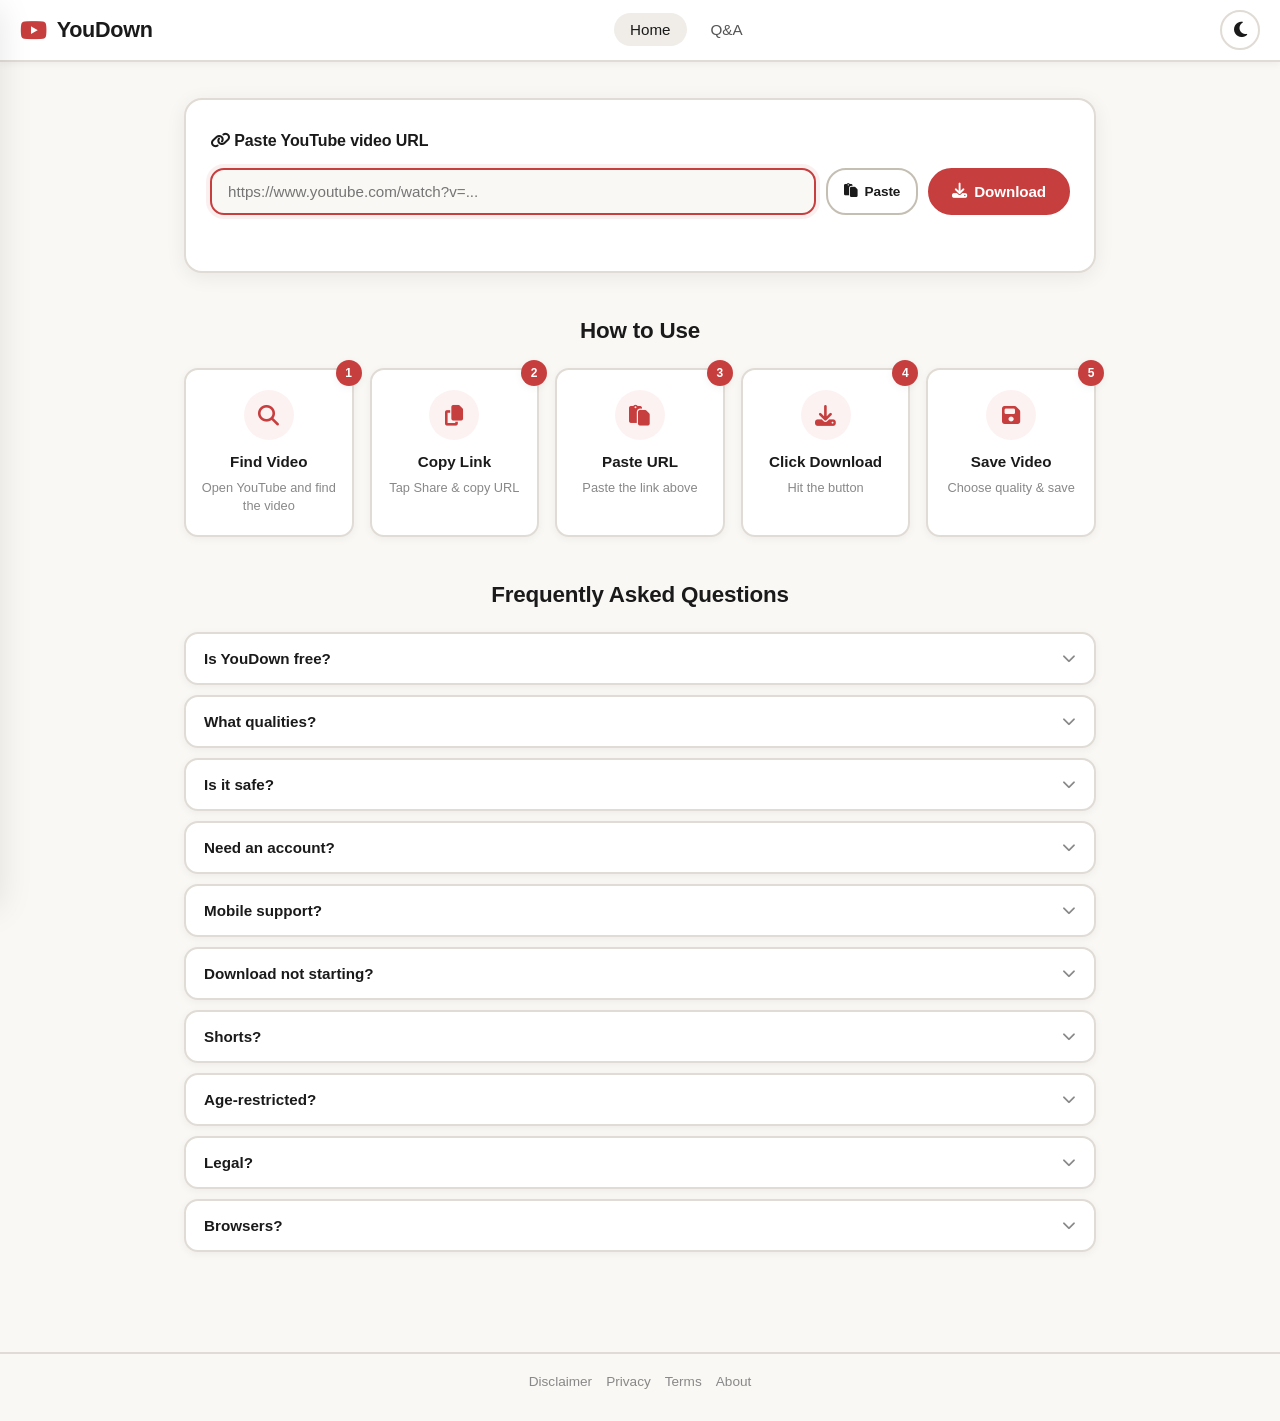
<file: deepseek_html_20260524_008641.html>
<!DOCTYPE html>
<html lang="en">
<head>
    <meta charset="UTF-8">
    <meta name="viewport" content="width=device-width, initial-scale=1.0">
    <title>YouDown - YouTube Video Downloader</title>
    <link rel="stylesheet" href="https://cdnjs.cloudflare.com/ajax/libs/font-awesome/6.4.0/css/all.min.css">
    <style>
        :root {
            --bg: #faf8f5;
            --bg-secondary: #f0ede8;
            --surface: #ffffff;
            --surface-hover: #f9f7f4;
            --text: #1a1a1a;
            --text-secondary: #555555;
            --text-muted: #888888;
            --border: #e0dcd5;
            --border-strong: #c5bfb3;
            --accent: #c73e3e;
            --accent-hover: #b53535;
            --accent-light: #fdf2f2;
            --shadow-sm: 0 2px 8px rgba(0, 0, 0, 0.05);
            --shadow: 0 4px 20px rgba(0, 0, 0, 0.07);
            --shadow-lg: 0 8px 32px rgba(0, 0, 0, 0.10);
            --radius-sm: 10px;
            --radius: 14px;
            --radius-lg: 18px;
            --font: -apple-system, BlinkMacSystemFont, 'Segoe UI', Roboto, Oxygen, Ubuntu, Cantarell, sans-serif;
            --transition: 0.2s cubic-bezier(0.4, 0, 0.2, 1);
            --navbar-height: 62px;
            --toast-bg: #1a1a1a;
            --toast-text: #ffffff;
            --overlay-bg: rgba(0, 0, 0, 0.5);
            --input-bg: #faf8f5;
        }

        body.dark {
            --bg: #1a1a1c;
            --bg-secondary: #222225;
            --surface: #28282b;
            --surface-hover: #2f2f33;
            --text: #e8e8e8;
            --text-secondary: #b0b0b0;
            --text-muted: #7a7a7a;
            --border: #3a3a3f;
            --border-strong: #505058;
            --accent: #e05555;
            --accent-hover: #c94848;
            --accent-light: #2a1f1f;
            --shadow-sm: 0 2px 8px rgba(0, 0, 0, 0.20);
            --shadow: 0 4px 20px rgba(0, 0, 0, 0.25);
            --shadow-lg: 0 8px 32px rgba(0, 0, 0, 0.30);
            --input-bg: #222225;
            --toast-bg: #e8e8e8;
            --toast-text: #1a1a1c;
            --overlay-bg: rgba(0, 0, 0, 0.7);
        }

        *,
        *::before,
        *::after {
            box-sizing: border-box;
            margin: 0;
            padding: 0;
        }

        html {
            scroll-behavior: smooth;
            font-size: 16px;
        }

        body {
            font-family: var(--font);
            background-color: var(--bg);
            color: var(--text);
            min-height: 100vh;
            transition: background-color var(--transition), color var(--transition);
            line-height: 1.6;
            -webkit-font-smoothing: antialiased;
            -moz-osx-font-smoothing: grayscale;
        }

        .navbar {
            position: sticky;
            top: 0;
            z-index: 1000;
            background: var(--surface);
            border-bottom: 2px solid var(--border);
            height: var(--navbar-height);
            display: flex;
            align-items: center;
            justify-content: space-between;
            padding: 0 20px;
            box-shadow: var(--shadow-sm);
            transition: background var(--transition), border var(--transition);
            gap: 16px;
        }

        .navbar-brand {
            display: flex;
            align-items: center;
            gap: 10px;
            font-weight: 700;
            font-size: 1.35rem;
            color: var(--text);
            text-decoration: none;
            letter-spacing: -0.3px;
            white-space: nowrap;
            flex-shrink: 0;
        }

        .navbar-brand i {
            color: var(--accent);
            font-size: 1.5rem;
        }

        .navbar-links {
            display: flex;
            align-items: center;
            gap: 8px;
            list-style: none;
        }

        .navbar-links a {
            text-decoration: none;
            color: var(--text-secondary);
            font-weight: 500;
            padding: 8px 16px;
            border-radius: 25px;
            transition: all var(--transition);
            font-size: 0.95rem;
            white-space: nowrap;
        }

        .navbar-links a:hover,
        .navbar-links a.active {
            color: var(--text);
            background: var(--bg-secondary);
        }

        .navbar-actions {
            display: flex;
            align-items: center;
            gap: 8px;
            flex-shrink: 0;
        }

        .btn-icon {
            width: 40px;
            height: 40px;
            border-radius: 50%;
            border: 2px solid var(--border);
            background: var(--surface);
            color: var(--text);
            cursor: pointer;
            display: flex;
            align-items: center;
            justify-content: center;
            font-size: 1.1rem;
            transition: all var(--transition);
            flex-shrink: 0;
        }

        .btn-icon:hover {
            background: var(--surface-hover);
            border-color: var(--border-strong);
        }
        .btn-icon:active {
            transform: scale(0.94);
        }

        .hamburger {
            display: none;
        }

        .drawer-overlay {
            display: none;
            position: fixed;
            inset: 0;
            background: var(--overlay-bg);
            z-index: 1100;
            opacity: 0;
            transition: opacity 0.25s ease;
        }
        .drawer-overlay.open {
            display: block;
            opacity: 1;
        }

        .drawer {
            position: fixed;
            top: 0;
            left: 0;
            width: 280px;
            height: 100vh;
            background: var(--surface);
            z-index: 1150;
            transform: translateX(-100%);
            transition: transform 0.3s cubic-bezier(0.4, 0, 0.2, 1);
            padding: 24px 20px;
            display: flex;
            flex-direction: column;
            gap: 16px;
            border-right: 2px solid var(--border);
            box-shadow: var(--shadow-lg);
        }
        .drawer.open {
            transform: translateX(0);
        }
        .drawer a {
            display: block;
            text-decoration: none;
            color: var(--text);
            font-weight: 500;
            padding: 12px 16px;
            border-radius: var(--radius-sm);
            transition: all var(--transition);
            font-size: 1rem;
        }
        .drawer a:hover {
            background: var(--bg-secondary);
        }
        .drawer-close {
            align-self: flex-end;
            background: none;
            border: none;
            color: var(--text);
            font-size: 1.5rem;
            cursor: pointer;
            padding: 6px;
        }

        .main-container {
            max-width: 680px;
            margin: 0 auto;
            padding: 28px 16px 40px;
            transition: max-width var(--transition);
        }

        @media (min-width: 1024px) {
            .main-container {
                max-width: 960px;
                padding: 36px 24px 48px;
            }
        }

        .input-card {
            background: var(--surface);
            border: 2px solid var(--border);
            border-radius: var(--radius-lg);
            padding: 28px 24px;
            box-shadow: var(--shadow);
            transition: all var(--transition);
            position: relative;
        }
        .input-card.hidden {
            display: none;
        }
        .input-card-label {
            font-weight: 600;
            font-size: 1rem;
            margin-bottom: 14px;
            color: var(--text);
            letter-spacing: -0.1px;
        }
        .input-row {
            display: flex;
            gap: 10px;
            flex-wrap: wrap;
        }
        .input-field {
            flex: 1;
            min-width: 200px;
            padding: 13px 16px;
            border: 2px solid var(--border);
            border-radius: var(--radius);
            background: var(--input-bg);
            color: var(--text);
            font-size: 0.95rem;
            font-family: var(--font);
            transition: all var(--transition);
            outline: none;
        }
        .input-field:focus {
            border-color: var(--accent);
            box-shadow: 0 0 0 4px rgba(199, 62, 62, 0.08);
        }
        .input-field.error {
            border-color: #e05555;
            animation: shake 0.5s ease;
        }
        @keyframes shake {
            0%,
            100% {
                transform: translateX(0);
            }
            20% {
                transform: translateX(-6px);
            }
            40% {
                transform: translateX(6px);
            }
            60% {
                transform: translateX(-4px);
            }
            80% {
                transform: translateX(4px);
            }
        }

        .btn {
            padding: 12px 22px;
            border-radius: 25px;
            font-weight: 600;
            font-size: 0.95rem;
            cursor: pointer;
            border: 2px solid transparent;
            transition: all var(--transition);
            font-family: var(--font);
            white-space: nowrap;
            display: inline-flex;
            align-items: center;
            gap: 7px;
            letter-spacing: -0.1px;
        }
        .btn:active {
            transform: scale(0.96);
        }
        .btn-primary {
            background: var(--accent);
            color: #fff;
            border-color: var(--accent);
        }
        .btn-primary:hover {
            background: var(--accent-hover);
            border-color: var(--accent-hover);
            box-shadow: 0 4px 16px rgba(199, 62, 62, 0.25);
        }
        .btn-outline {
            background: var(--surface);
            color: var(--text);
            border-color: var(--border-strong);
        }
        .btn-outline:hover {
            background: var(--surface-hover);
            border-color: var(--text-muted);
        }
        .btn-sm {
            padding: 8px 16px;
            font-size: 0.85rem;
            border-radius: 20px;
        }
        .btn:disabled {
            opacity: 0.6;
            cursor: not-allowed;
            pointer-events: none;
        }

        .error-message {
            color: #e05555;
            font-size: 0.85rem;
            margin-top: 8px;
            min-height: 20px;
            font-weight: 500;
        }

        .spinner {
            display: inline-block;
            width: 18px;
            height: 18px;
            border: 2.5px solid rgba(255, 255, 255, 0.3);
            border-top-color: #fff;
            border-radius: 50%;
            animation: spin 0.7s linear infinite;
        }
        @keyframes spin {
            to {
                transform: rotate(360deg);
            }
        }
        .btn-outline .spinner {
            border-color: rgba(0, 0, 0, 0.15);
            border-top-color: var(--text);
        }
        body.dark .btn-outline .spinner {
            border-color: rgba(255, 255, 255, 0.2);
            border-top-color: #fff;
        }

        .result-card {
            background: var(--surface);
            border: 2px solid var(--border);
            border-radius: var(--radius-lg);
            padding: 24px;
            box-shadow: var(--shadow);
            animation: fadeSlideIn 0.4s ease;
            position: relative;
            transition: all var(--transition);
        }
        .result-card.hidden {
            display: none;
        }
        @keyframes fadeSlideIn {
            from {
                opacity: 0;
                transform: translateY(20px);
            }
            to {
                opacity: 1;
                transform: translateY(0);
            }
        }
        .result-new-link-btn {
            position: absolute;
            top: 16px;
            right: 16px;
            width: 38px;
            height: 38px;
            border-radius: 50%;
            border: 2px solid var(--border);
            background: var(--surface);
            color: var(--text);
            cursor: pointer;
            display: flex;
            align-items: center;
            justify-content: center;
            font-size: 1.2rem;
            transition: all var(--transition);
            z-index: 5;
        }
        .result-new-link-btn:hover {
            background: var(--accent-light);
            border-color: var(--accent);
            color: var(--accent);
        }
        .result-layout {
            display: flex;
            gap: 20px;
            flex-wrap: wrap;
            align-items: flex-start;
        }
        .result-video-wrapper {
            flex-shrink: 0;
            width: 100%;
            max-width: 100%;
            border-radius: var(--radius);
            overflow: hidden;
            background: #000;
            box-shadow: var(--shadow-sm);
            border: 2px solid var(--border);
        }
        .result-video-wrapper video {
            width: 100%;
            display: block;
            border-radius: var(--radius);
            max-height: 400px;
            object-fit: contain;
        }
        @media (min-width: 768px) {
            .result-video-wrapper {
                width: 220px;
                max-width: 220px;
                flex-shrink: 0;
            }
            .result-video-wrapper video {
                max-height: 180px;
            }
        }
        .result-info {
            flex: 1;
            min-width: 200px;
            display: flex;
            flex-direction: column;
            gap: 12px;
        }
        .result-title {
            font-weight: 700;
            font-size: 1.1rem;
            color: var(--text);
            line-height: 1.3;
            word-break: break-word;
        }
        .result-channel {
            font-weight: 500;
            font-size: 0.9rem;
            color: var(--text-secondary);
            display: flex;
            align-items: center;
            gap: 6px;
        }
        .result-channel i {
            color: var(--accent);
            font-size: 0.85rem;
        }
        .result-dl-buttons {
            display: flex;
            flex-wrap: wrap;
            gap: 8px;
            margin-top: 4px;
        }
        .result-dl-buttons .btn {
            font-size: 0.85rem;
            padding: 9px 16px;
            border-radius: 22px;
        }

        .section-title {
            text-align: center;
            font-weight: 700;
            font-size: 1.4rem;
            margin: 40px 0 20px;
            color: var(--text);
            letter-spacing: -0.2px;
        }
        .steps-grid {
            display: grid;
            grid-template-columns: repeat(2, 1fr);
            gap: 14px;
            margin-bottom: 32px;
        }
        @media (min-width: 640px) {
            .steps-grid {
                grid-template-columns: repeat(3, 1fr);
            }
        }
        @media (min-width: 1024px) {
            .steps-grid {
                grid-template-columns: repeat(5, 1fr);
                gap: 16px;
            }
        }
        .step-card {
            background: var(--surface);
            border: 2px solid var(--border);
            border-radius: var(--radius);
            padding: 20px 14px;
            text-align: center;
            transition: all var(--transition);
            position: relative;
            box-shadow: var(--shadow-sm);
            opacity: 0;
            transform: translateY(30px);
        }
        .step-card.visible {
            opacity: 1;
            transform: translateY(0);
            transition: all 0.5s ease;
        }
        .step-card:hover {
            box-shadow: var(--shadow);
            border-color: var(--border-strong);
            transform: translateY(-2px);
        }
        .step-badge {
            position: absolute;
            top: -10px;
            right: -10px;
            width: 26px;
            height: 26px;
            border-radius: 50%;
            background: var(--accent);
            color: #fff;
            font-weight: 700;
            font-size: 0.75rem;
            display: flex;
            align-items: center;
            justify-content: center;
            box-shadow: var(--shadow-sm);
        }
        .step-icon-circle {
            width: 50px;
            height: 50px;
            border-radius: 50%;
            background: #fdf2f2;
            color: var(--accent);
            display: flex;
            align-items: center;
            justify-content: center;
            font-size: 1.3rem;
            margin: 0 auto 10px;
        }
        body.dark .step-icon-circle {
            background: #2a1f1f;
            color: #e05555;
        }
        .step-card h4 {
            font-weight: 600;
            font-size: 0.95rem;
            margin-bottom: 4px;
            color: var(--text);
        }
        .step-card p {
            font-size: 0.8rem;
            color: var(--text-muted);
            line-height: 1.4;
        }

        .faq-section {
            margin-bottom: 32px;
        }
        .faq-item {
            border: 2px solid var(--border);
            border-radius: var(--radius);
            margin-bottom: 10px;
            background: var(--surface);
            overflow: hidden;
            transition: all var(--transition);
            box-shadow: var(--shadow-sm);
        }
        .faq-question {
            width: 100%;
            background: none;
            border: none;
            padding: 16px 18px;
            font-size: 0.95rem;
            font-weight: 600;
            cursor: pointer;
            display: flex;
            justify-content: space-between;
            align-items: center;
            color: var(--text);
            font-family: var(--font);
            text-align: left;
            transition: all var(--transition);
            gap: 12px;
        }
        .faq-question:hover {
            background: var(--surface-hover);
        }
        .faq-question i {
            transition: transform 0.3s ease;
            font-size: 0.85rem;
            color: var(--text-muted);
            flex-shrink: 0;
        }
        .faq-item.open .faq-question i {
            transform: rotate(180deg);
            color: var(--accent);
        }
        .faq-answer {
            max-height: 0;
            overflow: hidden;
            transition: max-height 0.35s ease, padding 0.35s ease;
            padding: 0 18px;
        }
        .faq-item.open .faq-answer {
            max-height: 200px;
            padding: 0 18px 16px;
        }
        .faq-answer p {
            font-size: 0.88rem;
            color: var(--text-secondary);
            line-height: 1.5;
        }

        .app-footer {
            text-align: center;
            padding: 20px 16px 32px;
            border-top: 2px solid var(--border);
            margin-top: 20px;
            display: flex;
            flex-wrap: wrap;
            justify-content: center;
            gap: 14px;
        }
        .app-footer button {
            background: none;
            border: none;
            color: var(--text-muted);
            cursor: pointer;
            font-size: 0.85rem;
            font-family: var(--font);
            transition: color var(--transition);
            font-weight: 500;
        }
        .app-footer button:hover {
            color: var(--accent);
            text-decoration: underline;
        }

        .modal-overlay {
            position: fixed;
            inset: 0;
            background: var(--overlay-bg);
            z-index: 2000;
            display: flex;
            align-items: center;
            justify-content: center;
            padding: 20px;
            opacity: 0;
            pointer-events: none;
            transition: opacity 0.25s ease;
        }
        .modal-overlay.open {
            opacity: 1;
            pointer-events: auto;
        }
        .modal-card {
            background: var(--surface);
            border: 2px solid var(--border);
            border-radius: var(--radius-lg);
            padding: 28px 24px;
            max-width: 520px;
            width: 100%;
            box-shadow: var(--shadow-lg);
            position: relative;
            max-height: 80vh;
            overflow-y: auto;
            transform: translateY(20px);
            transition: transform 0.3s ease;
        }
        .modal-overlay.open .modal-card {
            transform: translateY(0);
        }
        .modal-close {
            position: absolute;
            top: 12px;
            right: 14px;
            background: none;
            border: none;
            font-size: 1.4rem;
            cursor: pointer;
            color: var(--text-muted);
            transition: color var(--transition);
        }
        .modal-close:hover {
            color: var(--accent);
        }
        .modal-card h3 {
            margin-bottom: 12px;
            font-size: 1.2rem;
            color: var(--text);
        }
        .modal-card p {
            font-size: 0.9rem;
            color: var(--text-secondary);
            line-height: 1.6;
        }

        .toast-container {
            position: fixed;
            top: 20px;
            right: 20px;
            z-index: 3000;
            display: flex;
            flex-direction: column;
            gap: 10px;
            pointer-events: none;
        }
        .toast {
            background: var(--toast-bg);
            color: var(--toast-text);
            padding: 14px 20px;
            border-radius: 25px;
            font-weight: 600;
            font-size: 0.9rem;
            box-shadow: var(--shadow-lg);
            animation: toastIn 0.35s ease, toastOut 0.35s ease 2.8s forwards;
            pointer-events: auto;
            max-width: 380px;
            word-break: break-word;
            display: flex;
            align-items: center;
            gap: 8px;
        }
        .toast.success {
            border-left: 4px solid #4caf50;
        }
        .toast.error {
            border-left: 4px solid #e05555;
        }
        @keyframes toastIn {
            from {
                opacity: 0;
                transform: translateX(60px);
            }
            to {
                opacity: 1;
                transform: translateX(0);
            }
        }
        @keyframes toastOut {
            from {
                opacity: 1;
                transform: translateX(0);
            }
            to {
                opacity: 0;
                transform: translateX(60px);
            }
        }

        @media (max-width: 768px) {
            .navbar-links {
                display: none;
            }
            .hamburger {
                display: flex;
            }
            .input-row {
                flex-direction: column;
            }
            .result-layout {
                flex-direction: column;
            }
            .result-video-wrapper {
                width: 100%;
                max-width: 100%;
            }
            .result-video-wrapper video {
                max-height: 300px;
            }
        }
    </style>
</head>
<body>
    <nav class="navbar" id="navbar">
        <a href="#" class="navbar-brand"><i class="fa-brands fa-youtube"></i> YouDown</a>
        <ul class="navbar-links" id="navbarLinks">
            <li><a href="#home" class="active">Home</a></li>
            <li><a href="#faq-section">Q&A</a></li>
        </ul>
        <div class="navbar-actions">
            <button class="btn-icon" id="themeToggle" title="Toggle theme"><i class="fa-solid fa-moon"></i></button>
            <button class="btn-icon hamburger" id="hamburgerBtn"><i class="fa-solid fa-bars"></i></button>
        </div>
    </nav>

    <div class="drawer-overlay" id="drawerOverlay"></div>
    <div class="drawer" id="drawer">
        <button class="drawer-close" id="drawerClose">&times;</button>
        <a href="#home" class="drawer-link">Home</a>
        <a href="#faq-section" class="drawer-link">Q&A</a>
    </div>

    <div class="main-container" id="home">
        <div class="input-card" id="inputCard">
            <div class="input-card-label"><i class="fa-solid fa-link"></i> Paste YouTube video URL</div>
            <div class="input-row">
                <input type="text" class="input-field" id="urlInput" placeholder="https://www.youtube.com/watch?v=..." autocomplete="off">
                <button class="btn btn-outline btn-sm" id="pasteBtn"><i class="fa-solid fa-paste"></i> Paste</button>
                <button class="btn btn-primary" id="downloadBtn"><i class="fa-solid fa-download"></i> Download</button>
            </div>
            <div class="error-message" id="errorMessage"></div>
        </div>

        <div class="result-card hidden" id="resultCard">
            <button class="result-new-link-btn" id="newLinkBtn" title="New Link"><i class="fa-solid fa-plus"></i></button>
            <div class="result-layout">
                <div class="result-video-wrapper" id="videoWrapper">
                    <video id="videoPlayer" controls playsinline preload="metadata"></video>
                </div>
                <div class="result-info">
                    <div class="result-title" id="resultTitle">-</div>
                    <div class="result-channel" id="resultChannel"><i class="fa-solid fa-user"></i> <span>-</span></div>
                    <div class="result-dl-buttons" id="resultButtons"></div>
                </div>
            </div>
        </div>

        <h2 class="section-title">How to Use</h2>
        <div class="steps-grid" id="stepsGrid">
            <div class="step-card" data-step="1"><span class="step-badge">1</span><div class="step-icon-circle"><i class="fa-solid fa-magnifying-glass"></i></div><h4>Find Video</h4><p>Open YouTube and find the video</p></div>
            <div class="step-card" data-step="2"><span class="step-badge">2</span><div class="step-icon-circle"><i class="fa-solid fa-copy"></i></div><h4>Copy Link</h4><p>Tap Share & copy URL</p></div>
            <div class="step-card" data-step="3"><span class="step-badge">3</span><div class="step-icon-circle"><i class="fa-solid fa-paste"></i></div><h4>Paste URL</h4><p>Paste the link above</p></div>
            <div class="step-card" data-step="4"><span class="step-badge">4</span><div class="step-icon-circle"><i class="fa-solid fa-download"></i></div><h4>Click Download</h4><p>Hit the button</p></div>
            <div class="step-card" data-step="5"><span class="step-badge">5</span><div class="step-icon-circle"><i class="fa-solid fa-floppy-disk"></i></div><h4>Save Video</h4><p>Choose quality & save</p></div>
        </div>

        <h2 class="section-title" id="faq-section">Frequently Asked Questions</h2>
        <div class="faq-section" id="faqContainer">
            <div class="faq-item"><button class="faq-question">Is YouDown free? <i class="fa-solid fa-chevron-down"></i></button><div class="faq-answer"><p>Yes, completely free.</p></div></div>
            <div class="faq-item"><button class="faq-question">What qualities? <i class="fa-solid fa-chevron-down"></i></button><div class="faq-answer"><p>360p, 720p, 1080p, audio.</p></div></div>
            <div class="faq-item"><button class="faq-question">Is it safe? <i class="fa-solid fa-chevron-down"></i></button><div class="faq-answer"><p>Yes, no data stored.</p></div></div>
            <div class="faq-item"><button class="faq-question">Need an account? <i class="fa-solid fa-chevron-down"></i></button><div class="faq-answer"><p>No account required.</p></div></div>
            <div class="faq-item"><button class="faq-question">Mobile support? <i class="fa-solid fa-chevron-down"></i></button><div class="faq-answer"><p>Fully responsive.</p></div></div>
            <div class="faq-item"><button class="faq-question">Download not starting? <i class="fa-solid fa-chevron-down"></i></button><div class="faq-answer"><p>Check URL validity.</p></div></div>
            <div class="faq-item"><button class="faq-question">Shorts? <i class="fa-solid fa-chevron-down"></i></button><div class="faq-answer"><p>Yes, supported.</p></div></div>
            <div class="faq-item"><button class="faq-question">Age-restricted? <i class="fa-solid fa-chevron-down"></i></button><div class="faq-answer"><p>May require login.</p></div></div>
            <div class="faq-item"><button class="faq-question">Legal? <i class="fa-solid fa-chevron-down"></i></button><div class="faq-answer"><p>Check YouTube's terms.</p></div></div>
            <div class="faq-item"><button class="faq-question">Browsers? <i class="fa-solid fa-chevron-down"></i></button><div class="faq-answer"><p>All modern browsers.</p></div></div>
        </div>
    </div>

    <footer class="app-footer">
        <button data-modal="disclaimer">Disclaimer</button>
        <button data-modal="privacy">Privacy</button>
        <button data-modal="terms">Terms</button>
        <button data-modal="about">About</button>
    </footer>

    <div class="modal-overlay" id="modalDisclaimer"><div class="modal-card"><button class="modal-close" data-close>&times;</button><h3>Disclaimer</h3><p>Educational tool. Not affiliated with YouTube.</p></div></div>
    <div class="modal-overlay" id="modalPrivacy"><div class="modal-card"><button class="modal-close" data-close>&times;</button><h3>Privacy</h3><p>No data collected.</p></div></div>
    <div class="modal-overlay" id="modalTerms"><div class="modal-card"><button class="modal-close" data-close>&times;</button><h3>Terms</h3><p>Use responsibly.</p></div></div>
    <div class="modal-overlay" id="modalAbout"><div class="modal-card"><button class="modal-close" data-close>&times;</button><h3>About</h3><p>Minimalist YouTube downloader with dual API support.</p></div></div>

    <div class="toast-container" id="toastContainer"></div>

    <script>
        (function() {
            // ============ API CONFIGURATION ============
            const API_CONFIG = {
                videoDetailsEndpoint: 'https://youtube-media-downloader.p.rapidapi.com/v2/video/details',
                mp3DownloadEndpoint: 'https://youtube-mp3-audio-video-downloader.p.rapidapi.com/get_mp3_download_link',
                key: '23d7792dfamshac4ad4751a68f49p1438c8jsn17a353c04fbd',
                videoHost: 'youtube-media-downloader.p.rapidapi.com',
                mp3Host: 'youtube-mp3-audio-video-downloader.p.rapidapi.com'
            };

            const $ = (s) => document.querySelector(s);
            const $$ = (s) => document.querySelectorAll(s);

            const urlInput = $('#urlInput');
            const pasteBtn = $('#pasteBtn');
            const downloadBtn = $('#downloadBtn');
            const errorMessage = $('#errorMessage');
            const inputCard = $('#inputCard');
            const resultCard = $('#resultCard');
            const newLinkBtn = $('#newLinkBtn');
            const videoPlayer = $('#videoPlayer');
            const resultTitle = $('#resultTitle');
            const resultChannel = $('#resultChannel span');
            const resultButtons = $('#resultButtons');
            const themeToggle = $('#themeToggle');
            const hamburgerBtn = $('#hamburgerBtn');
            const drawer = $('#drawer');
            const drawerOverlay = $('#drawerOverlay');
            const drawerClose = $('#drawerClose');
            const toastContainer = $('#toastContainer');
            const stepCards = $$('.step-card');
            const faqContainer = $('#faqContainer');
            const modalOverlays = $$('.modal-overlay');

            let isDownloading = false;

            // ============ THEME ============
            function applyTheme(mode) {
                if (mode === 'dark') {
                    document.body.classList.add('dark');
                    themeToggle.innerHTML = '<i class="fa-solid fa-sun"></i>';
                } else {
                    document.body.classList.remove('dark');
                    themeToggle.innerHTML = '<i class="fa-solid fa-moon"></i>';
                }
                localStorage.setItem('youdown-theme', mode);
            }
            const savedTheme = localStorage.getItem('youdown-theme') || 'light';
            applyTheme(savedTheme);
            themeToggle.addEventListener('click', () => {
                const current = document.body.classList.contains('dark') ? 'dark' : 'light';
                applyTheme(current === 'dark' ? 'light' : 'dark');
            });

            // ============ DRAWER ============
            function openDrawer() {
                drawer.classList.add('open');
                drawerOverlay.classList.add('open');
                document.body.style.overflow = 'hidden';
            }
            function closeDrawer() {
                drawer.classList.remove('open');
                drawerOverlay.classList.remove('open');
                document.body.style.overflow = '';
            }
            hamburgerBtn.addEventListener('click', openDrawer);
            drawerClose.addEventListener('click', closeDrawer);
            drawerOverlay.addEventListener('click', closeDrawer);
            document.querySelectorAll('.drawer-link').forEach(link => link.addEventListener('click', closeDrawer));

            // ============ TOAST ============
            function showToast(message, type = 'success') {
                const toast = document.createElement('div');
                toast.className = `toast ${type}`;
                toast.innerHTML = `<i class="fa-solid ${type === 'success' ? 'fa-circle-check' : 'fa-circle-exclamation'}"></i> ${message}`;
                toastContainer.appendChild(toast);
                setTimeout(() => toast.remove(), 3300);
            }

            // ============ ERROR ============
            function showError(msg) {
                errorMessage.textContent = msg;
                urlInput.classList.add('error');
                setTimeout(() => urlInput.classList.remove('error'), 500);
            }
            function clearError() {
                errorMessage.textContent = '';
                urlInput.classList.remove('error');
            }

            // ============ CLIPBOARD ============
            async function handlePaste() {
                clearError();
                try {
                    const permission = await navigator.permissions.query({ name: 'clipboard-read' });
                    if (permission.state === 'denied') {
                        showToast('Clipboard access denied. Paste manually.', 'error');
                        return;
                    }
                    const text = await navigator.clipboard.readText();
                    if (text.trim()) {
                        urlInput.value = text.trim();
                        showToast('URL pasted!', 'success');
                    } else {
                        showToast('Clipboard empty.', 'error');
                    }
                } catch {
                    showToast('Could not read clipboard. Use Ctrl+V.', 'error');
                }
                urlInput.focus();
            }
            pasteBtn.addEventListener('click', handlePaste);

            // ============ URL VALIDATION ============
            function isValidYouTubeURL(url) {
                return /^(https?:\/\/)?(www\.)?(youtube\.com\/(watch\?v=|shorts\/|embed\/)|youtu\.be\/)[\w\-]{11}/i.test(url);
            }

            // ============ EXTRACT VIDEO ID ============
            function extractVideoId(url) {
                const match = url.match(/(?:v=|\/|youtu\.be\/)([0-9A-Za-z_-]{11})/);
                return match ? match[1] : null;
            }

            // ============ DOWNLOAD HANDLER (DUAL API) ============
            async function handleDownload() {
                if (isDownloading) return;
                clearError();
                const url = urlInput.value.trim();
                if (!url) {
                    showError('Please enter a YouTube video URL.');
                    return;
                }
                if (!isValidYouTubeURL(url)) {
                    showError('Invalid YouTube URL.');
                    return;
                }
                isDownloading = true;
                downloadBtn.disabled = true;
                downloadBtn.innerHTML = '<span class="spinner"></span> Fetching...';

                try {
                    const videoId = extractVideoId(url);
                    if (!videoId) throw new Error('Could not extract video ID.');

                    // Fetch video details (format info + channel name)
                    const videoResponse = await fetch(`${API_CONFIG.videoDetailsEndpoint}?videoId=${videoId}`, {
                        method: 'GET',
                        headers: {
                            'x-rapidapi-key': API_CONFIG.key,
                            'x-rapidapi-host': API_CONFIG.videoHost,
                            'Content-Type': 'application/json'
                        }
                    });
                    if (!videoResponse.ok) {
                        const errText = await videoResponse.text();
                        throw new Error(`Video API error (${videoResponse.status}): ${errText.substring(0, 120)}`);
                    }
                    const videoData = await videoResponse.json();
                    console.log('Video details:', videoData);

                    const title = videoData.title || 'Unknown Title';
                    const author = videoData.channelTitle || videoData.channel || 'Unknown Channel';
                    let formats = [];
                    if (videoData.videos && Array.isArray(videoData.videos.items)) {
                        formats = videoData.videos.items;
                    }
                    if (!formats.length) throw new Error('No downloadable formats found.');

                    // Fetch MP3 download link (second API)
                    let mp3Url = null;
                    try {
                        const mp3Response = await fetch(`${API_CONFIG.mp3DownloadEndpoint}/${videoId}?quality=low&wait_until_the_file_is_ready=false`, {
                            method: 'GET',
                            headers: {
                                'x-rapidapi-key': API_CONFIG.key,
                                'x-rapidapi-host': API_CONFIG.mp3Host,
                                'Content-Type': 'application/json'
                            }
                        });
                        if (mp3Response.ok) {
                            const mp3Data = await mp3Response.json();
                            console.log('MP3 API response:', mp3Data);
                            // The API might return a link field or a direct URL string
                            if (typeof mp3Data === 'string') {
                                mp3Url = mp3Data;
                            } else if (mp3Data.link) {
                                mp3Url = mp3Data.link;
                            } else if (mp3Data.url) {
                                mp3Url = mp3Data.url;
                            }
                        }
                    } catch (mp3Error) {
                        console.warn('MP3 API failed, continuing without audio:', mp3Error);
                    }

                    // Build format buttons
                    const hd = formats.find(f => f.quality?.includes('1080')) || formats.find(f => f.quality?.includes('720')) || formats[0];
                    const sd = formats.find(f => f.quality?.includes('360')) || formats.find(f => f.quality?.includes('480')) || null;
                    const playerUrl = hd.url;

                    // Populate UI
                    resultTitle.textContent = title;
                    resultChannel.textContent = author;
                    videoPlayer.innerHTML = '';
                    if (playerUrl) {
                        const source = document.createElement('source');
                        source.src = playerUrl;
                        source.type = 'video/mp4';
                        videoPlayer.appendChild(source);
                        videoPlayer.load();
                    }

                    resultButtons.innerHTML = '';
                    const addedUrls = new Set();
                    function addButton(label, link, primary = false) {
                        if (!link || addedUrls.has(link)) return;
                        addedUrls.add(link);
                        const btn = document.createElement('button');
                        btn.className = `btn ${primary ? 'btn-primary' : 'btn-outline'} btn-sm`;
                        btn.innerHTML = `<i class="fa-solid fa-download"></i> ${label}`;
                        btn.addEventListener('click', () => window.open(link, '_blank'));
                        resultButtons.appendChild(btn);
                    }

                    if (hd) addButton('HD Video', hd.url, true);
                    if (sd && sd.url !== hd?.url) addButton('SD Video', sd.url);
                    if (mp3Url) addButton('Audio MP3', mp3Url);
                    // Add remaining formats as fallback
                    formats.forEach(f => {
                        if (!addedUrls.has(f.url)) addButton(f.quality || 'Download', f.url);
                    });

                    inputCard.classList.add('hidden');
                    resultCard.classList.remove('hidden');
                    resultCard.style.animation = 'none';
                    resultCard.offsetHeight;
                    resultCard.style.animation = 'fadeSlideIn 0.4s ease';
                    resultCard.scrollIntoView({ behavior: 'smooth', block: 'start' });
                    showToast('Video ready! 🎉', 'success');
                } catch (err) {
                    console.error(err);
                    showError(err.message);
                    showToast(err.message, 'error');
                } finally {
                    isDownloading = false;
                    downloadBtn.disabled = false;
                    downloadBtn.innerHTML = '<i class="fa-solid fa-download"></i> Download';
                }
            }

            downloadBtn.addEventListener('click', handleDownload);
            urlInput.addEventListener('keydown', (e) => { if (e.key === 'Enter') handleDownload(); });

            // ============ NEW LINK RESET ============
            newLinkBtn.addEventListener('click', () => {
                resultCard.classList.add('hidden');
                inputCard.classList.remove('hidden');
                urlInput.value = '';
                clearError();
                videoPlayer.innerHTML = '';
                resultButtons.innerHTML = '';
                resultTitle.textContent = '-';
                resultChannel.textContent = '-';
                urlInput.focus();
                window.scrollTo({ top: inputCard.offsetTop - 80, behavior: 'smooth' });
            });

            // ============ STEPS ANIMATION ============
            const observer = new IntersectionObserver((entries) => {
                entries.forEach(entry => {
                    if (entry.isIntersecting) {
                        const card = entry.target;
                        const step = parseInt(card.dataset.step || 1);
                        setTimeout(() => card.classList.add('visible'), (step - 1) * 80);
                        observer.unobserve(card);
                    }
                });
            }, { threshold: 0.2 });
            stepCards.forEach(card => observer.observe(card));

            // ============ FAQ ACCORDION ============
            faqContainer.addEventListener('click', (e) => {
                const q = e.target.closest('.faq-question');
                if (!q) return;
                const item = q.closest('.faq-item');
                const wasOpen = item.classList.contains('open');
                $$('.faq-item.open').forEach(i => i.classList.remove('open'));
                if (!wasOpen) item.classList.add('open');
            });

            // ============ MODALS ============
            function openModal(id) {
                const modal = document.getElementById(id);
                if (modal) {
                    modal.classList.add('open');
                    document.body.style.overflow = 'hidden';
                }
            }
            function closeAllModals() {
                modalOverlays.forEach(m => m.classList.remove('open'));
                document.body.style.overflow = '';
            }
            document.querySelectorAll('.app-footer button[data-modal]').forEach(btn => {
                btn.addEventListener('click', () => openModal('modal' + btn.dataset.modal.charAt(0).toUpperCase() + btn.dataset.modal.slice(1)));
            });
            document.querySelectorAll('.modal-close[data-close]').forEach(btn => btn.addEventListener('click', closeAllModals));
            modalOverlays.forEach(overlay => overlay.addEventListener('click', (e) => { if (e.target === overlay) closeAllModals(); }));
            document.addEventListener('keydown', (e) => { if (e.key === 'Escape') closeAllModals(); });

            // ============ NAV ACTIVE LINK ============
            document.querySelectorAll('#navbarLinks a').forEach(link => {
                link.addEventListener('click', function() {
                    document.querySelectorAll('#navbarLinks a').forEach(l => l.classList.remove('active'));
                    this.classList.add('active');
                });
            });

            setTimeout(() => urlInput.focus(), 400);
        })();
    </script>
</body>
</html>
</file>
